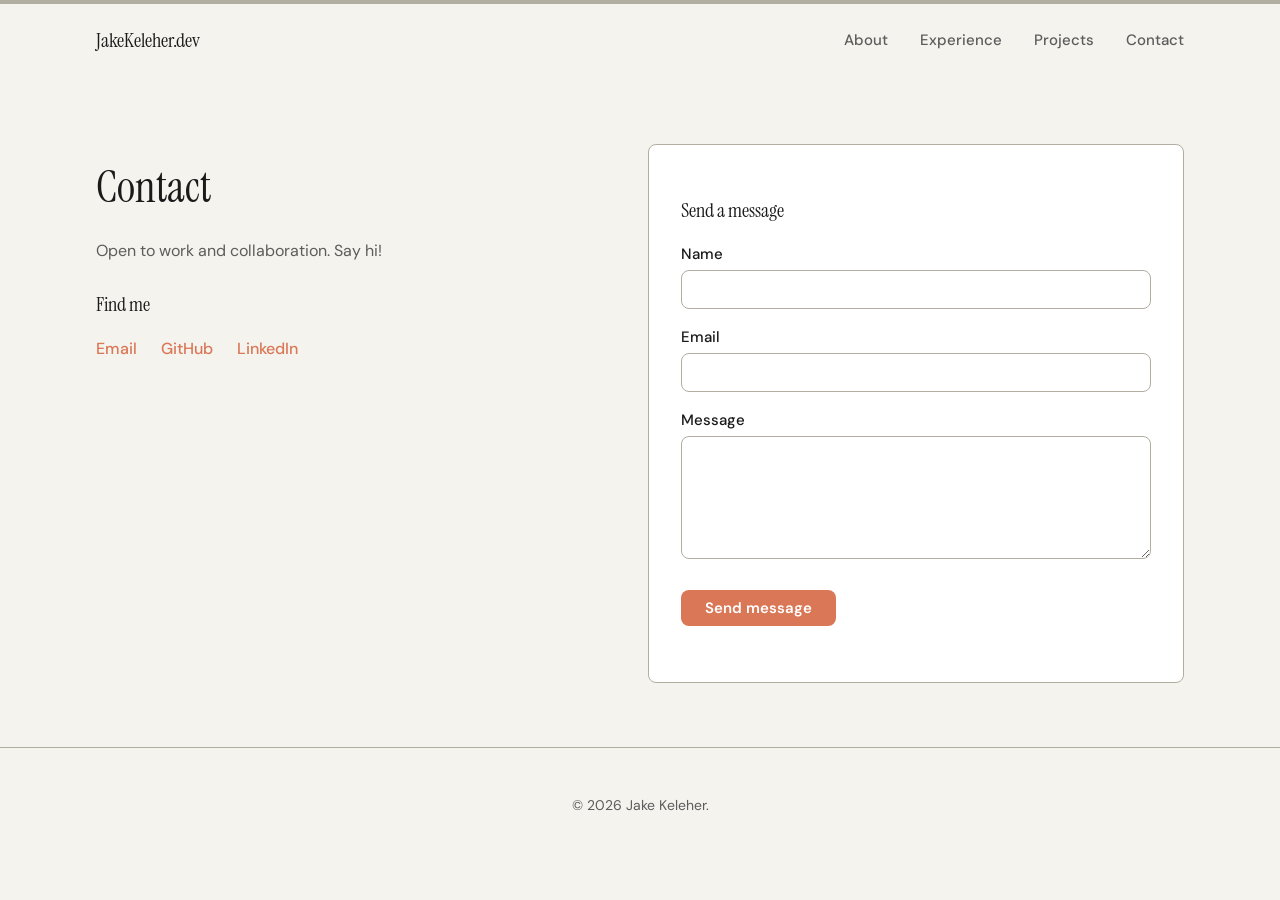
<file: contact.html>
<!DOCTYPE html>
<html lang="en">
<head>
  <meta charset="UTF-8" />
  <meta name="viewport" content="width=device-width, initial-scale=1.0" />
  <meta name="description" content="Get in touch with Jake Keleher — developer and designer." />
  <title>Contact — Jake Keleher</title>
  <link rel="icon" href="favicon.png" type="image/png" />
  <link rel="preconnect" href="https://fonts.googleapis.com" />
  <link rel="preconnect" href="https://fonts.gstatic.com" crossorigin />
  <link href="https://fonts.googleapis.com/css2?family=DM+Sans:ital,opsz,wght@0,9..40,400;0,9..40,500;0,9..40,600;0,9..40,700;1,9..40,400&family=Instrument+Serif:ital@0;1&display=swap" rel="stylesheet" />
  <link rel="stylesheet" href="css/styles.css" />
</head>
<body>
  <div class="scroll-progress" role="progressbar" aria-label="Scroll progress">
    <div class="scroll-progress__bar"></div>
  </div>
  <header class="site-header">
    <a href="index.html" class="logo">JakeKeleher.dev</a>
    <nav class="nav" aria-label="Main">
      <a href="index.html#about">About</a>
      <a href="experience.html">Experience</a>
      <a href="project.html">Projects</a>
      <a href="contact.html">Contact</a>
    </nav>
  </header>

  <main>
    <section class="section contact-page">
      

      <div class="contact-grid">
        <div class="contact-left">
          <h1 class="section-title">Contact</h1>
          <p class="contact-text">Open to work and collaboration. Say hi!</p>
        
          <div class="contact-links-block">
            <h2 class="contact-heading">Find me</h2>
            <ul class="contact-links">
              <li><a href="mailto:jakepk7@gmail.com">Email</a></li>
              <li><a href="https://github.com/JakeKeleherGit" target="_blank" rel="noopener noreferrer">GitHub</a></li>
              <li><a href="https://www.linkedin.com/in/jake-keleher-88a0b2271/" target="_blank" rel="noopener noreferrer">LinkedIn</a></li>
            </ul>
          </div>
        </div>

        <div class="contact-form-block">
          <h2 class="contact-heading">Send a message</h2>
        
          <form
            id="contact-form"
            class="contact-form"
            action="https://formspree.io/f/xpqkjlzq"
            method="POST"
            aria-label="Contact form"
          >
            <label for="contact-name">Name</label>
            <input type="text" id="contact-name" name="name" required autocomplete="name" />
        
            <label for="contact-email">Email</label>
            <input type="email" id="contact-email" name="email" required autocomplete="email" />
        
            <label for="contact-message">Message</label>
            <textarea id="contact-message" name="message" rows="5" required></textarea>
        
            <input type="hidden" name="_subject" value="New portfolio contact form message" />
            <input type="hidden" name="_replyto" value="" />
        
            <button type="submit" class="btn btn-primary">Send message</button>
          </form>
        
          <p class="contact-form-note" id="form-status"></p>
        </div>
      </div>
    </section>
  </main>

  <footer class="site-footer">
    <p>© <span id="year"></span> Jake Keleher.</p>
  </footer>

  <script src="js/main.js"></script>
  <script>
    const form = document.getElementById("contact-form");
    const status = document.getElementById("form-status");
    const emailInput = document.getElementById("contact-email");
  
    form.addEventListener("submit", async function (event) {
      event.preventDefault();
  
      status.textContent = "Sending...";
      form.querySelector('input[name="_replyto"]').value = emailInput.value;
  
      const data = new FormData(form);
  
      try {
        const response = await fetch(form.action, {
          method: form.method,
          body: data,
          headers: {
            Accept: "application/json"
          }
        });
  
        if (response.ok) {
          status.textContent = "Thanks — your message was sent.";
          form.reset();
        } else {
          status.textContent = "Something went wrong. Please try again.";
        }
      } catch (error) {
        status.textContent = "Something went wrong. Please try again.";
      }
    });
  </script>
  <script src="js/main.js"></script>
</body>
</html>
</file>
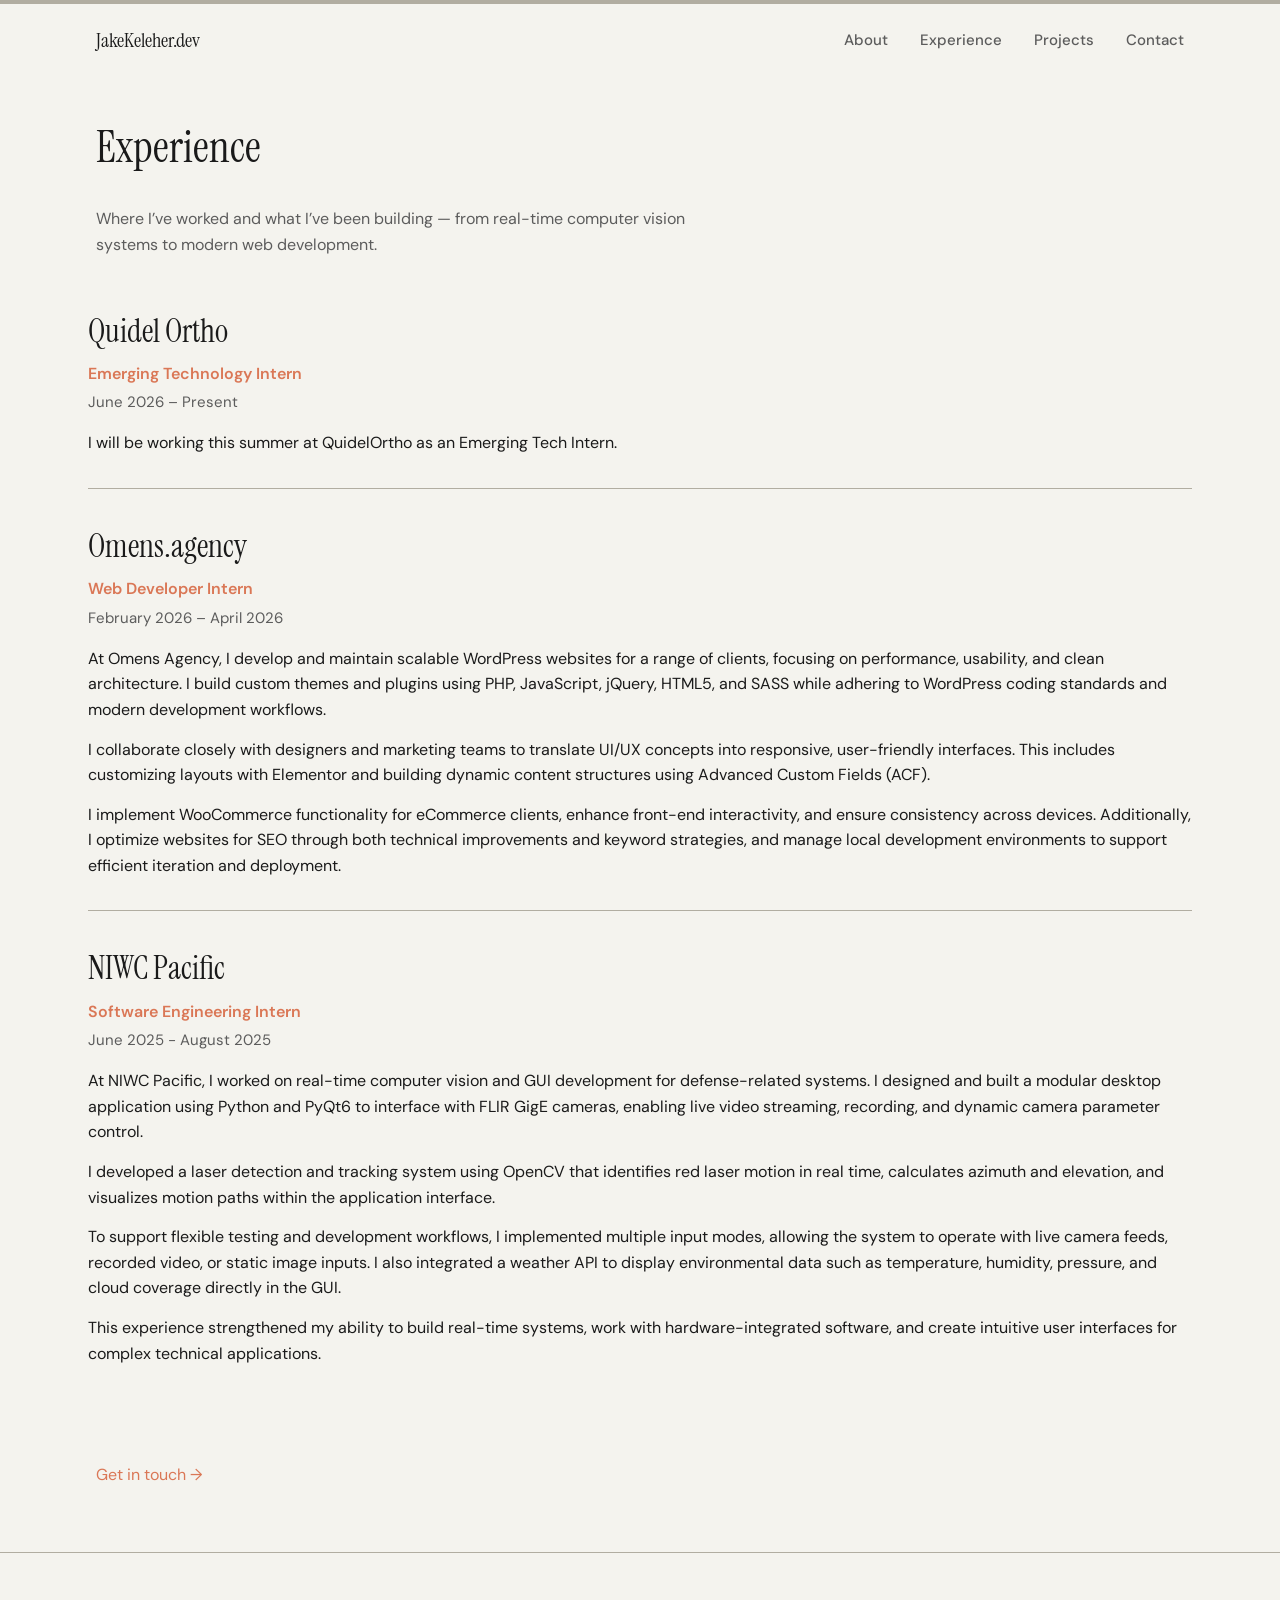
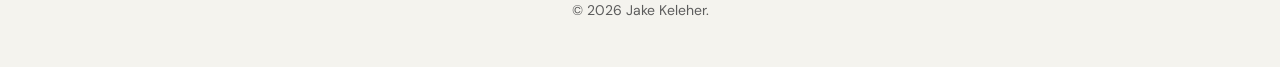
<file: experience.html>
<!DOCTYPE html>
<html lang="en">
<head>
  <meta charset="UTF-8" />
  <meta name="viewport" content="width=device-width, initial-scale=1.0" />
  <meta name="description" content="Jake Keleher — Experience. NIWC Pacific and Omens.agency." />
  <title>Experience — Jake Keleher</title>
  <link rel="icon" href="favicon.png" type="image/png" />
  <link rel="preconnect" href="https://fonts.googleapis.com" />
  <link rel="preconnect" href="https://fonts.gstatic.com" crossorigin />
  <link href="https://fonts.googleapis.com/css2?family=DM+Sans:ital,opsz,wght@0,9..40,400;0,9..40,500;0,9..40,600;0,9..40,700;1,9..40,400&family=Instrument+Serif:ital@0;1&display=swap" rel="stylesheet" />
  <link rel="stylesheet" href="css/styles.css" />
</head>
<body>
  <div class="scroll-progress" role="progressbar" aria-label="Scroll progress">
    <div class="scroll-progress__bar"></div>
  </div>

  <header class="site-header">
    <a href="index.html" class="logo">JakeKeleher.dev</a>
    <nav class="nav" aria-label="Main">
      <a href="index.html#about">About</a>
      <a href="experience.html">Experience</a>
      <a href="project.html">Projects</a>
      <a href="contact.html">Contact</a>
    </nav>
  </header>

  <main>
    <section class="section page-intro">
      <h1 class="section-title">Experience</h1>
      <p class="section-intro">
        Where I’ve worked and what I’ve been building — from real-time computer vision systems to modern web development.
      </p>
    </section>

    <!-- Quidel Ortho -->
    <article class="experience-entry" id="quidel">
      <div class="experience-entry__inner">
        <header class="experience-entry__header">
          <h2 class="experience-entry__title">Quidel Ortho</h2>
          <p class="experience-entry__role">Emerging Technology Intern</p>
          <p class="experience-entry__dates">June 2026 – Present</p>
        </header>
        <div class="experience-entry__content">
          <p>
            I will be working this summer at QuidelOrtho as an Emerging Tech Intern.
          </p>
        </div>
      </div>
    </article>

    <!-- Omens Agency -->
    <article class="experience-entry" id="omens">
      <div class="experience-entry__inner">
        <header class="experience-entry__header">
          <h2 class="experience-entry__title">Omens.agency</h2>
          <p class="experience-entry__role">Web Developer Intern</p>
          <p class="experience-entry__dates">February 2026 – April 2026</p>
        </header>
        <div class="experience-entry__content">
          <p>
            At Omens Agency, I develop and maintain scalable WordPress websites for a range of clients, focusing on performance, usability, and clean architecture. I build custom themes and plugins using PHP, JavaScript, jQuery, HTML5, and SASS while adhering to WordPress coding standards and modern development workflows.
          </p>
          <p>
            I collaborate closely with designers and marketing teams to translate UI/UX concepts into responsive, user-friendly interfaces. This includes customizing layouts with Elementor and building dynamic content structures using Advanced Custom Fields (ACF).
          </p>
          <p>
            I implement WooCommerce functionality for eCommerce clients, enhance front-end interactivity, and ensure consistency across devices. Additionally, I optimize websites for SEO through both technical improvements and keyword strategies, and manage local development environments to support efficient iteration and deployment.
          </p>
        </div>
      </div>
    </article>

    <!-- NIWC Pacific -->
    <article class="experience-entry" id="niwc">
      <div class="experience-entry__inner">
        <header class="experience-entry__header">
          <h2 class="experience-entry__title">NIWC Pacific</h2>
          <p class="experience-entry__role">Software Engineering Intern</p>
          <p class="experience-entry__dates">June 2025 - August 2025</p>
        </header>
        <div class="experience-entry__content">
          <p>
            At NIWC Pacific, I worked on real-time computer vision and GUI development for defense-related systems. I designed and built a modular desktop application using Python and PyQt6 to interface with FLIR GigE cameras, enabling live video streaming, recording, and dynamic camera parameter control.
          </p>
          <p>
            I developed a laser detection and tracking system using OpenCV that identifies red laser motion in real time, calculates azimuth and elevation, and visualizes motion paths within the application interface.
          </p>
          <p>
            To support flexible testing and development workflows, I implemented multiple input modes, allowing the system to operate with live camera feeds, recorded video, or static image inputs. I also integrated a weather API to display environmental data such as temperature, humidity, pressure, and cloud coverage directly in the GUI.
          </p>
          <p>
            This experience strengthened my ability to build real-time systems, work with hardware-integrated software, and create intuitive user interfaces for complex technical applications.
          </p>
        </div>
      </div>
    </article>

    <section class="section">
      <p class="section-intro" style="margin-bottom: 0;">
        <a href="https://jakekelehergit.github.io/jakekeleher.dev/contact.html">Get in touch →</a>
      </p>
    </section>
  </main>

  <footer class="site-footer">
    <p>© <span id="year"></span> Jake Keleher.</p>
  </footer>

  <script src="js/main.js"></script>
</body>
</html>
</file>
<file: css/styles.css>
/* --- Variables (Claude-inspired: grey background, orange accents) --- */
:root {
  --color-bg: #F4F3EE;
  --color-surface: #ffffff;
  --color-text: #1a1a1a;
  --color-text-muted: #5c5c5c;
  --color-accent: #DA7756;
  --color-accent-hover: #c46947;
  --color-border: #B1ADA1;
  --font-sans: "DM Sans", system-ui, sans-serif;
  --font-serif: "Instrument Serif", Georgia, serif;
  --space-xs: 0.25rem;
  --space-sm: 0.5rem;
  --space-md: 1rem;
  --space-lg: 1.5rem;
  --space-xl: 2rem;
  --space-2xl: 3rem;
  --space-3xl: 4rem;
  --max-width: 72rem;
  --radius: 0.5rem;
}

/* --- Reset & base --- */
*, *::before, *::after { box-sizing: border-box; }
html { scroll-behavior: smooth; }
body {
  margin: 0;
  font-family: var(--font-sans);
  font-size: 1rem;
  line-height: 1.6;
  color: var(--color-text);
  background: var(--color-bg);
}

img {
  max-width: 100%;
  height: auto;
  display: block;
}

a { color: var(--color-accent); text-decoration: none; }
a:hover { text-decoration: underline; }

/* --- Scroll progress bar --- */
.scroll-progress {
  position: fixed;
  top: 0;
  left: 0;
  width: 100%;
  height: 4px;
  background: var(--color-border);
  z-index: 1000;
}

.scroll-progress__bar {
  height: 100%;
  width: 0%;
  background: var(--color-accent);
  transition: width 0.1s ease-out;
}

/* --- Lightbox --- */
.lightbox {
  position: fixed;
  inset: 0;
  z-index: 2000;
  display: flex;
  align-items: center;
  justify-content: center;
  padding: var(--space-xl);
  background: rgba(0, 0, 0, 0.6);
  backdrop-filter: blur(8px);
  -webkit-backdrop-filter: blur(8px);
  opacity: 0;
  visibility: hidden;
  transition: opacity 0.2s ease, visibility 0.2s ease;
}

.lightbox.is-open {
  opacity: 1;
  visibility: visible;
}

.lightbox__content {
  position: relative;
  max-width: 90vw;
  max-height: 90vh;
  display: flex;
  align-items: center;
  justify-content: center;
}

.lightbox__img {
  max-width: 100%;
  max-height: 85vh;
  width: auto;
  height: auto;
  object-fit: contain;
  border-radius: var(--radius);
  box-shadow: 0 20px 60px rgba(0, 0, 0, 0.4);
}

.lightbox__close {
  position: fixed;
  top: var(--space-lg);
  right: var(--space-lg);
  width: 2.5rem;
  height: 2.5rem;
  display: flex;
  align-items: center;
  justify-content: center;
  padding: 0;
  font-size: 1.75rem;
  line-height: 1;
  color: #fff;
  background: rgba(255, 255, 255, 0.15);
  border: none;
  cursor: pointer;
  border-radius: var(--radius);
  transition: color 0.2s, background 0.2s;
  z-index: 2001;
}

.lightbox__close:hover {
  color: var(--color-text);
  background: var(--color-surface);
}

/* --- Header --- */
.site-header {
  display: flex;
  align-items: center;
  justify-content: space-between;
  padding: var(--space-lg) var(--space-xl);
  max-width: var(--max-width);
  margin: 0 auto;
}

.logo {
  font-family: var(--font-serif);
  font-size: 1.25rem;
  font-weight: 400;
  color: var(--color-text);
}
.logo:hover { text-decoration: none; }

.nav {
  display: flex;
  gap: var(--space-xl);
}
.nav a {
  color: var(--color-text-muted);
  font-size: 0.9375rem;
  font-weight: 500;
}
.nav a:hover { color: var(--color-text); }

/* --- Main sections --- */
.section {
  max-width: var(--max-width);
  margin: 0 auto;
  padding: var(--space-3xl) var(--space-xl);
}

.section-title {
  font-family: var(--font-serif);
  font-size: clamp(2rem, 4vw, 2.75rem);
  font-weight: 400;
  margin: 0 0 var(--space-lg);
}

.section-intro {
  color: var(--color-text-muted);
  max-width: 38em;
  margin: 0 0 var(--space-2xl);
}

/* --- Hero --- */
.hero {
  min-height: 20vh;
  display: flex;
  flex-direction: column;
  justify-content: center;
  padding: var(--space-3xl) var(--space-xl);
  max-width: var(--max-width);
  margin: 0 auto;
}

.hero-title {
  font-family: var(--font-serif);
  font-size: clamp(2.5rem, 6vw, 4rem);
  font-weight: 400;
  line-height: 1.15;
  margin: 0 0 var(--space-lg);
}

.hero-line { display: block; }
.hero-line--accent { color: var(--color-accent); }

.hero-tagline {
  font-size: 1.125rem;
  color: var(--color-text-muted);
  max-width: 28em;
  margin: 0 0 var(--space-xl);
}

/* --- Buttons --- */
.btn {
  display: inline-block;
  padding: var(--space-sm) var(--space-lg);
  font-family: var(--font-sans);
  font-size: 0.9375rem;
  font-weight: 600;
  border-radius: var(--radius);
  transition: background 0.2s, color 0.2s;
}

.btn-primary {
  background: var(--color-accent);
  color: white;
  border: none;
}
.btn-primary:hover {
  background: var(--color-accent-hover);
  text-decoration: none;
}

/* --- About --- */
.about-content {
  max-width: 38em;
}
.about-content p { margin: 0 0 var(--space-md); }
.about-content p:last-child { margin-bottom: 0; }

.about-container {
  display: flex;
  align-items: flex-start;
  gap: 40px;
}

/* Text takes ~70% */
.about-text {
  flex: 0 0 55%;
}

/* Image takes ~35% */
.about-image {
  flex: 0 0 45%;
  display: flex;
  justify-content: flex-end;
}

.about-image img {
  width: 100%;
  max-width: 420px; /* keeps it from getting too huge */
  height: auto;
  border-radius: 12px;
  object-fit: cover;
}

/* --- Projects --- */
.project-list {
  list-style: none;
  padding: 0;
  margin: 0;
  display: flex;
  flex-direction: column;
  gap: var(--space-2xl);
}

.project-card {
  display: grid;
  grid-template-columns: 1fr 1fr;
  gap: var(--space-xl);
  align-items: start;
  padding: var(--space-lg);
  background: var(--color-surface);
  border-radius: var(--radius);
  border: 1px solid var(--color-border);
}

.project-media {
  aspect-ratio: 16 / 9;
  background: var(--color-border);
  border-radius: var(--radius);
  overflow: hidden;
}
.project-media img {
  width: 100%;
  height: 100%;
  object-fit: cover;
}
.project-media .project-img {
  cursor: pointer;
}

.project-img {
  width: 100%;
  height: 100%;
  object-fit: cover;
  object-position: center 5%;
}

/* Fallback when image is missing */
.project-media:has(img[src*="project-"]) {
  background: linear-gradient(135deg, #e5e7eb 0%, #d1d5db 100%);
}
.project-media img[src=""] {
  display: none;
}

.project-body { min-width: 0; }

.project-title {
  font-family: var(--font-serif);
  font-size: 1.5rem;
  font-weight: 400;
  margin: 0 0 var(--space-sm);
}

.project-desc {
  color: var(--color-text-muted);
  margin: 0 0 var(--space-md);
  font-size: 0.9375rem;
}

.project-meta {
  display: flex;
  flex-wrap: wrap;
  gap: var(--space-sm);
  margin-bottom: var(--space-md);
}

.project-tag {
  font-size: 0.75rem;
  font-weight: 600;
  text-transform: uppercase;
  letter-spacing: 0.05em;
  color: var(--color-text-muted);
  background: var(--color-bg);
  padding: var(--space-xs) var(--space-sm);
  border-radius: var(--radius);
}

.project-link {
  font-weight: 600;
  font-size: 0.9375rem;
}
.project-link:hover { text-decoration: none; }

/* --- Project detail page --- */
.page-intro {
  padding-top: var(--space-lg);
  padding-bottom: var(--space-xl);
}

.project-detail {
  padding: 0 var(--space-xl) var(--space-3xl);
  max-width: var(--max-width);
  margin: 0 auto;
}

.project-detail__inner {
  display: grid;
  grid-template-columns: 1fr 1fr;
  gap: var(--space-2xl);
  align-items: start;
  padding: var(--space-2xl) 0;
  border-bottom: 1px solid var(--color-border);
}

.project-detail__inner:last-of-type { border-bottom: none; }

.project-detail__media {
  aspect-ratio: 16 / 9;
  background: var(--color-border);
  border-radius: var(--radius);
  overflow: hidden;
}

.project-detail__media img {
  width: 100%;
  height: 100%;
  object-fit: cover;
}
.project-detail__media .project-img {
  cursor: pointer;
}

.project-detail__body { min-width: 0; }

.project-detail__meta {
  display: flex;
  flex-wrap: wrap;
  gap: var(--space-sm);
  margin-bottom: var(--space-md);
}

.project-detail__title {
  font-family: var(--font-serif);
  font-size: clamp(1.5rem, 3vw, 2rem);
  font-weight: 400;
  margin: 0 0 var(--space-sm);
}

.project-detail__subtitle {
  color: var(--color-text-muted);
  font-size: 1rem;
  margin: 0 0 var(--space-lg);
}

.project-detail__content {
  color: var(--color-text);
  margin-bottom: var(--space-xl);
}

.project-detail__content p { margin: 0 0 var(--space-md); }
.project-detail__content p:last-child { margin-bottom: 0; }

/* --- Experience page --- */
.page-intro {
  padding-top: var(--space-xl);
  padding-bottom: var(--space-md);
}

.page-intro .section-intro {
  margin-bottom: 0;
}

.experience-entry {
  padding: 0 var(--space-xl);
  max-width: var(--max-width);
  padding-left: var(--space-lg);
  padding-right: var(--space-lg);
  margin: 0 auto;
}

.experience-entry__inner {
  padding: var(--space-xl) 0;
  border-bottom: 1px solid var(--color-border);
}

.experience-entry__header {
  margin-bottom: var(--space-md);
}

.experience-entry__title {
  font-family: var(--font-serif);
  font-size: clamp(1.5rem, 3vw, 2rem);
  font-weight: 400;
  margin: 0 0 var(--space-xs);
}

.experience-entry__role {
  font-size: 1rem;
  font-weight: 600;
  color: var(--color-accent);
  margin: 0 0 var(--space-xs);
}

.experience-entry__dates {
  font-size: 0.9375rem;
  color: var(--color-text-muted);
  margin: 0;
}

.experience-entry__content {
  color: var(--color-text);
}

.experience-entry__content p {
  margin: 0 0 0.875rem;
}

.experience-entry__content p:last-child {
  margin-bottom: 0;
}

.experience-entry:last-of-type .experience-entry__inner {
  border-bottom: none;
}

/* --- Contact --- */
.contact-text {
  color: var(--color-text-muted);
  margin: 0 0 var(--space-lg);
}

.contact-links {
  list-style: none;
  padding: 0;
  margin: 0;
  display: flex;
  gap: var(--space-lg);
}
.contact-links a { font-weight: 500; }

/* --- Contact page --- */
.contact-page .section-title { margin-bottom: var(--space-md); }
.contact-page .contact-text { margin-bottom: var(--space-lg); }

.contact-page {
  padding-top: var(--space-sml); /* was 3xl */
}

.contact-form-block {
  background: var(--color-surface);
  padding: var(--space-xl);
  border-radius: var(--radius);
  border: 1px solid var(--color-border);
  margin-top: 4rem;
}

.contact-links-block {
  margin-top: var(--space-sm);
}

.contact-grid {
  display: grid;
  grid-template-columns: 1fr 1.1fr;
  gap: var(--space-3xl);
  align-items: start;
}

.contact-left {
  padding-top: 4.5rem;
}

.contact-heading {
  font-family: var(--font-serif);
  font-size: 1.25rem;
  font-weight: 400;
  margin-bottom: var(--space-md);
}

.contact-form input:focus,
.contact-form textarea:focus {
  outline: none;
  border-color: var(--color-accent);
}

.contact-form label {
  display: block;
  font-size: 0.9375rem;
  font-weight: 500;
  margin-bottom: var(--space-xs);
  color: var(--color-text);
}

.contact-form input,
.contact-form textarea {
  width: 100%;
  padding: var(--space-sm) var(--space-md);
  margin-bottom: var(--space-md);
  font-family: var(--font-sans);
  font-size: 1rem;
  border: 1px solid var(--color-border);
  border-radius: var(--radius);
  background: var(--color-surface);
  color: var(--color-text);
}

.contact-form textarea { resize: vertical; min-height: 6rem; }

.contact-form button { margin-top: var(--space-sm); }

.contact-form-note {
  margin-top: var(--space-lg);
  font-size: 0.875rem;
  color: var(--color-text-muted);
}

/* --- Footer --- */
.site-footer {
  text-align: center;
  padding: var(--space-xl);
  color: var(--color-text-muted);
  font-size: 0.875rem;
  border-top: 1px solid var(--color-border);
}

/* --- Responsive --- */
@media (max-width: 768px) {

  /* Header */
  .site-header {
    flex-direction: column;
    align-items: flex-start;
    gap: var(--space-md);
    padding: var(--space-md) var(--space-lg);
  }

  .nav {
    display: flex;
    flex-wrap: wrap;
    gap: var(--space-md);
    width: 100%;
  }

  .nav a {
    font-size: 0.95rem;
  }

  /* Hero */
  .hero {
    min-height: auto;
    padding: var(--space-2xl) var(--space-lg);
  }

  .hero-title {
    font-size: clamp(3rem, 12vw, 4.5rem);
    line-height: 1;
  }

  .hero-tagline {
    font-size: 1rem;
    max-width: 100%;
  }

  .btn {
    width: 100%;
    text-align: center;
  }

  /* General sections */
  .section {
    padding: var(--space-2xl) var(--space-lg);
  }

  /* About section */
  .about-container {
    flex-direction: column;
    gap: var(--space-xl);
  }

  .about-image {
    order: -1;
    width: 100%;
    justify-content: center;
  }

  .about-image img {
    width: 100%;
    max-width: 100%;
    border-radius: 12px;
  }

  .about-text {
    flex: 1;
    width: 100%;
  }

  /* Projects */
  .project-card {
    grid-template-columns: 1fr;
  }

  .project-media {
    order: -1;
  }

  /* Project detail pages */
  .project-detail {
    padding-left: var(--space-lg);
    padding-right: var(--space-lg);
  }

  .experience-entry {
    padding-left: var(--space-lg);
    padding-right: var(--space-lg);
  }

  .project-detail__inner {
    grid-template-columns: 1fr;
    gap: var(--space-lg);
  }

  .project-detail__media {
    order: -1;
  }

  /* Contact */
  .contact-grid {
    grid-template-columns: 1fr;
  }
}

@media (max-width: 480px) {

  .contact-links {
    flex-direction: column;
  }

  .hero-title {
    font-size: 2.8rem;
  }

  .section-title {
    font-size: 2.2rem;
  }
}
</file>
